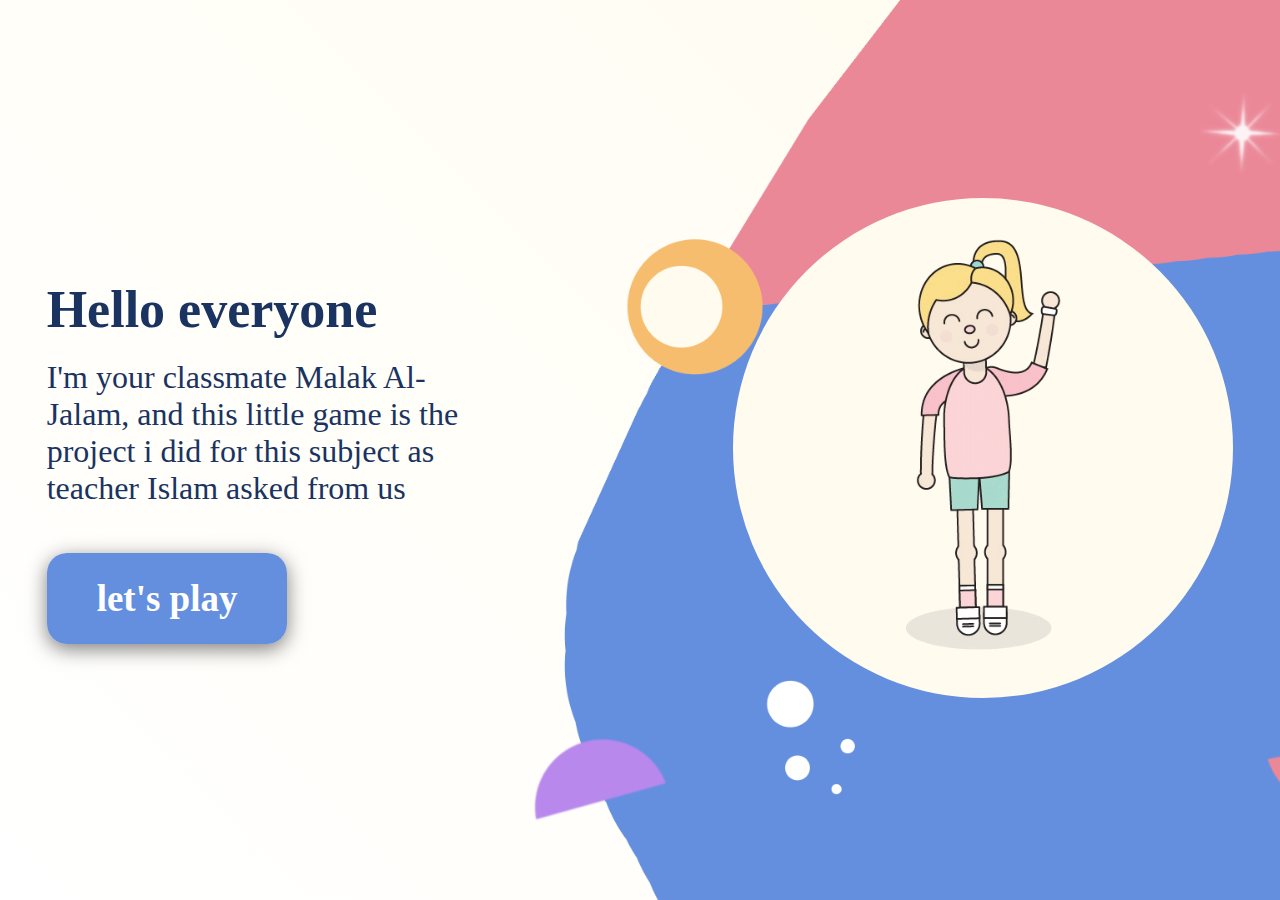
<file: index.html>
<!DOCTYPE html>
<html lang="en">
  <head>
    <meta charset="UTF-8" />
    <meta name="viewport" content="width=device-width, initial-scale=1.0" />
    <title>Malak Project</title>

    <link rel="stylesheet" href="style.css" />
  </head>
  <body>
    <div class="page1">
      <di class="page1-container">
        <div class="page1-text">
          <h1>Hello everyone</h1>
          <p>
            I'm your classmate Malak Al-Jalam, and this little game is the
            project i did for this subject as teacher Islam asked from us
          </p>
          <div class="div-link">
            <a href="./wheel.html" class="go">let's play</a>
          </div>
        </div>
        <div class="gif-bg">
          <img src="./Assets/waving.gif" width="500" height="500" />
        </div>
      </di>
    </div>
  </body>
</html>
</file>
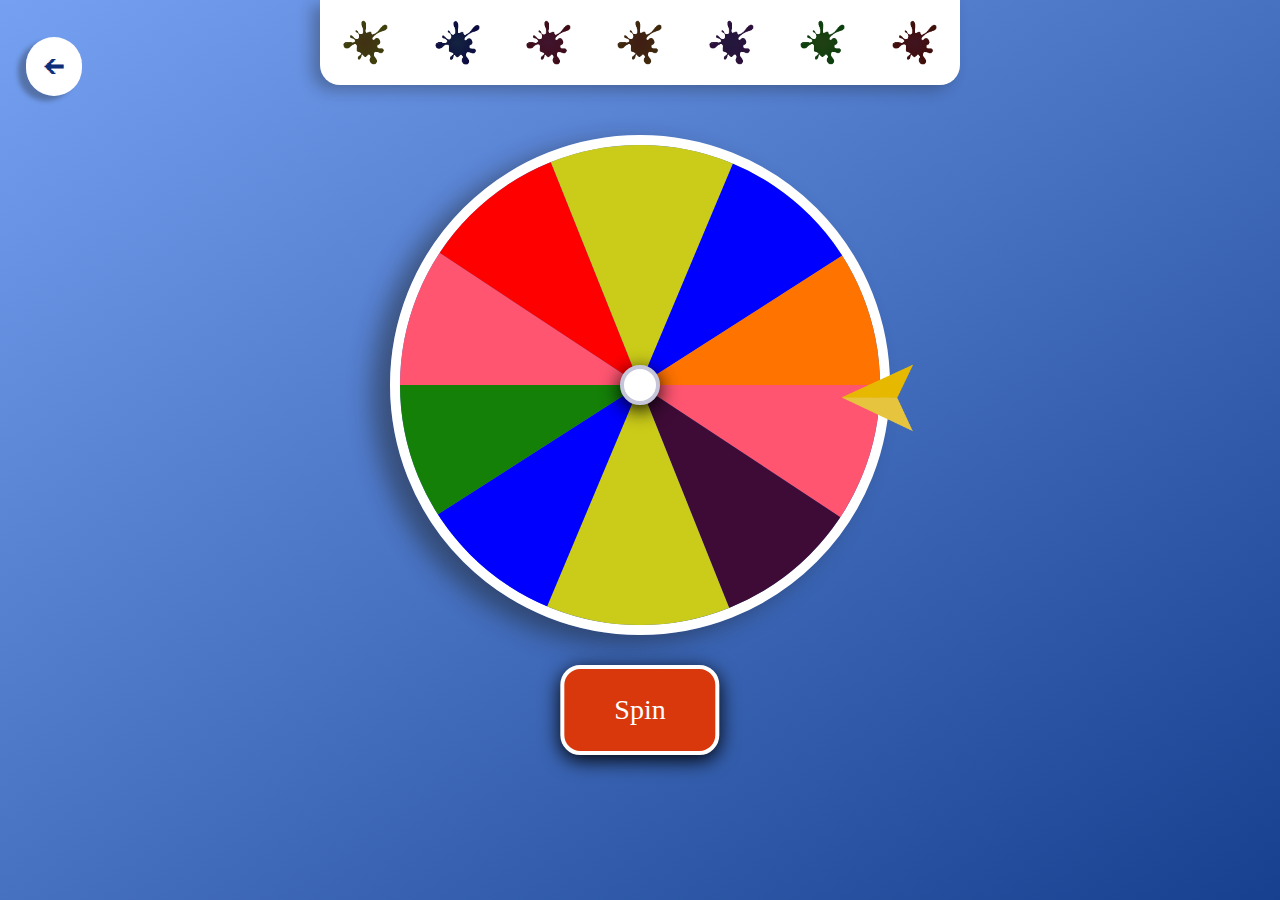
<file: wheel.html>
<!DOCTYPE html>
<html lang="en">
  <head>
    <meta charset="UTF-8" />
    <meta name="viewport" content="width=device-width, initial-scale=1.0" />
    <title>Malak Project</title>
    <audio src="./Assets/yay.wav" id="yay"></audio>
    <audio src="./Assets/wheelst.mp3" id="wheelst"></audio>
    <link rel="stylesheet" href="wheel.css" />
  </head>

  <body>
    <div class="modal-container" id="modal-container">
      <div class="modal">
        <img src="./Assets/celeb.png" class="celeb-img" id="celeb-img"/>
        <img src="./Assets/wrong.png" class="wrong-img" id="wrong-img"/>
        <div class="modal-close-cont">
          <button class="modal-close" id="close">×</button>
        </div>
        <div class="modal-inner-flex">
          <div class="modal-heading">
            <p class="color" id="color">color</p>
          </div>
          <div class="modal-question">
            <p id="question">
              Lorem ipsum dolor sit amet consectetur adipisicing elit. At itaque
              maiores quas blanditiis?
            </p>
          </div>
          <div class="modal-buttons">
            <button class="modal-false" id="falsebtn">False</button>
            <button class="modal-true" id="truebtn">True</button>
          </div>
        </div>
      </div>
    </div>
    
    <div class="modal-container-yay" id="modal-container-yay">
      <div class="modal-yay">
        <div class="modal-close-cont-yay">
          <button class="modal-close-yay" id="close2">×</button>
        </div>
        <div class="modal-inner-flex-yay">
          <div class="modal-heading-yay">
            <p>Yayyyyy!</p>
          </div>
          <div class="modal-message">
            <p id="message">
              Congrdulations! you have answered all the questions 👏
            </p>
          </div>
          <div class="trophy">
            <img src="./Assets/trophy.png" alt="trophy" width="250"/>
          </div>
        </div>
      </div>
    </div>

    <div class="page2">
      <p class="welcome-message">Let's begin</p>
      <div class="all">
        <div class="all-child-1">
          <a href="./index.html" class="back-bottom">🡨</a>
        </div>
        <div class="all-child-2">
          <img src="./Assets/yellow.png" alt="Yellow" id="yellow"/>
          <img src="./Assets/blue.png" alt="Blue" id="blue"/>
          <img src="./Assets/pink.png" alt="Pink" id="pink"/>
          <img src="./Assets/orange.png" alt="Orange" id="orange"/>
          <img src="./Assets/purple.png" alt="Purple" id="purple"/>
          <img src="./Assets/green.png" alt="Green" id="green"/>
          <img src="./Assets/red.png" alt="Red" id="red"/>
        </div>
        <div class="all-child-3 text-and-wheel">
          <div class="wheel-text">
            <!-- <p>Spin the wheel to get a question</p> -->
            <!-- <svg width="260" height="130">
                <path id="curve" d="M 0 120 c 0 120, 130 0, 260 120"></path>
                <text class="text" text-anchor="middle">
                    <textPath class="text__path" href="#curved" startOffset="50%">
                        curved text
                    </textPath>

                </text>
            </svg> -->
            <!-- <img src="./Assets/wheeltext.png" /> -->
          </div>
          <div class="mainbox" id="mainbox">
            <div class="box" id="box">
              <div class="box1">
                <span class="font span1"><h5></h5></span>
                <!-- 7 -->
                <span class="font span2"><h5></h5></span>
                <!-- 1 -->
                <span class="font span3"><h5></h5></span>
                <!-- 2 -->
                <span class="font span4"><h5></h5></span>
                <!-- 4 -->
                <span class="font span5"><h5></h5></span>
              </div>
              <div class="box2">
                <!-- 3 -->
                <span class="font span1"><h5></h5></span>
                <!-- 5 -->
                <span class="font span2"><h5></h5></span>
                <span class="font span3"><h5></h5></span>
                <span class="font span4"><h5></h5></span>
                <!-- 6 -->
                <span class="font span5"><h5></h5></span>
              </div>
            </div>
            <p class="inner-circle"></p>
            <button class="spin" onclick="spin()" id="spinbtn">Spin</button>
          </div>
        </div>
      </div>
    </div>

    <script src="./script.js"></script>
  </body>
</html>
</file>
<file: style.css>
*{
    padding: 0;
    margin: 0;
    outline: none;
    box-sizing: border-box;
}

.page1{
    scroll-snap-align: center;
    width: 100%;
    height: 100vh;
    font-family: sans-serif;
    display: flex;
    flex-direction: column;
    justify-content: center;
    align-items: center;
    gap: 30px;
    background: url('./Assets/backgroungd.png'), linear-gradient(45deg,  #ffffff,  #fffcef);
    background-repeat: no-repeat;
    background-position: center;
    background-size: cover;
    overflow: hidden;
    font-family: cursive;
}

.gif-bg img{
    border-radius: 5000px;
    object-fit: cover;
}


.page1-container{
    display: flex;
    flex-direction: row;
    align-items: center;
    justify-content: space-evenly;
}

.page1-text{
    width: 50%;
    display: flex;
    flex-direction: column;
    gap: 20px;
}

.page1-text h1{
  color: #1a3361;
  font-size: 52px;
}

.page1-text p{
    width: 70%;
  color: #1a3361;
  font-size: 32px;
}


.div-link{
    margin-top: 50px;
}
.go {
    border-radius: 20px;
    background-color: #648fdf;
    color: white;
    box-shadow: 0 5px 20px rgba(0, 0, 0, 0.515);
    font-size: 37px;
    padding: 25px 50px;
    cursor: pointer;
    font-weight: 900;
    text-decoration: none;
    color: rgb(13, 45, 120);
}

.go:link,
.go:visited {
    background-color: #648fdf;
    color: white;
    font-weight: 900;
}

.go:hover,
.go:active {
    color: white;
    font-weight: 900;
    background-color: #e6677c;
}
</file>
<file: wheel.css>
*{
    padding: 0;
    margin: 0;
    outline: none;
    box-sizing: border-box;
}

.page2{
    width: 100%;
    height: 100vh;
    font-size: 22px;
    display: flex;
    flex-direction: column;
    justify-content: center;
    align-items: center;
    /* background-color: rgb(109, 99, 37); */
    background: linear-gradient(145deg, rgb(118, 161, 242), rgb(23, 65, 143));
    color: black;
    overflow: hidden;
    /* font-family: cursive; */
}

.modal-container{
    background-color: rgba(0, 0, 0, 0.619);
    position: fixed;
    display: flex;
    align-items: center;
    justify-content: center;
    top: 0;
    left: 0;
    height: 100vh;
    width: 100vw;
    z-index: 10;
    opacity: 0;
    pointer-events: none;
    font-size: 25px;
    transition: opacity 0.3s ease;
}

.modal-container.show{
    opacity: 1;
    pointer-events: auto;
}

.modal{
    background-color: white;
    border-radius: 10px;
    box-shadow: -8px 5px 5px rgba(27, 27, 27, 0.325);
    padding: 50px;
    text-align: center;
    position: relative;
    width: 60%;
}

.celeb-img{
    opacity: 0;
    pointer-events: none;
    position: absolute;
    width: 0;
}

@keyframes rightAnswer{
    0%{
        opacity: 1;
        width: 800px;
        top: -60%;
        left: 5%;
    }
    15%{
        opacity: 1;
        width: 850px;
        top: -65%;
        left: 3%;

    }
    100%{
        opacity: 0;
        width: 800px;
        top: -20%;
        left: 5%;
    }
}

.wrong-img{
    opacity: 0;
    pointer-events: none;
    position: absolute;
    width: 0;
}

@keyframes wrongAnswer{
    0%{
        opacity: 1;
        width: 800px;
        top: -40%;
        left: 5%;
    }
    100%{
        opacity: 0;
        width: 800px;
        top: -10%;
        left: 5%;
    }
}


.modal-close-cont{
    text-align: left;
    width: 100%;
    /* background-color: aqua; */
    position: absolute;
    top: 3%;
    left: 2.5%;
}

.modal-close{
    border: none;
    background-color: transparent;
    font-size: 35px;
    color: rgb(59, 59, 59);
}

.modal-close:hover{
    cursor: pointer;
    color: rgb(120, 120, 120);
}

.modal-inner-flex{
    display: flex;
    flex-direction: column;
    justify-content: center;
    /* align-items: center; */
    gap: 150px;
}

.modal-heading{
    font-size: 40px;
}

#question{
    direction: rtl;
}

.modal-buttons{
    display: flex;
    justify-content: space-around;
}

.modal-true{
    font-family: cursive;
    border: none;
    background-color: green;
    font-size: 28px;
    color: rgb(255, 255, 255);
    border-radius: 10px;
    padding: 15px 30px;
}

.modal-true:hover{
    cursor: pointer;
    background-color: rgb(34, 164, 34);
}

.modal-false{
    font-family: cursive;
    border: none;
    background-color: red;
    font-size: 28px;
    color: rgb(255, 255, 255);
    border-radius: 10px;
    padding: 15px 30px;
}

.modal-false:hover{
    cursor: pointer;
    background-color: rgb(255, 54, 54);
}

.modal-container-yay{
    background-color: rgba(0, 0, 0, 0.619);
    position: fixed;
    display: flex;
    align-items: center;
    justify-content: center;
    top: 0;
    left: 0;
    height: 100vh;
    width: 100vw;
    z-index: 10;
    opacity: 0;
    pointer-events: none;
    font-size: 25px;
    transition: opacity 0.3s ease;
}

.modal-container-yay.show{
    opacity: 1;
    pointer-events: auto;
}

.modal-yay{
    background-color: white;
    border-radius: 10px;
    box-shadow: -8px 5px 5px rgba(27, 27, 27, 0.325);
    padding: 50px;
    text-align: center;
    position: relative;
    width: 60%;
}

.modal-close-cont-yay{
    text-align: left;
    width: 100%;
    /* background-color: aqua; */
    position: absolute;
    top: 3%;
    left: 2.5%;
}

.modal-close-yay{
    border: none;
    background-color: transparent;
    font-size: 35px;
    color: rgb(59, 59, 59);
}

.modal-close-yay:hover{
    cursor: pointer;
    color: rgb(120, 120, 120);
}

.modal-inner-flex-yay{
    display: flex;
    flex-direction: column;
    justify-content: center;
    /* align-items: center; */
    gap: 30px;
}

.modal-heading-yay{
    font-size: 40px;
    color: rgb(236, 165, 0);
    font-family: cursive;
}

.message{
    font-family: cursive;
}

.trophy img{
    transform: rotate(15deg);
    margin-top: 30px;
}

.welcome-message{
    position: absolute;
    z-index: 4;
    opacity: 0;
    top: 50%;
    left: 50%;
    transform: translate(-50%, -50%);
    animation: letsbegin 1.3s ease;
    transition: all ease-in-out 5s;
    color: white;
}

.all{
    width: 100%;
    height: 100%;
    position: relative; 
    /* background-color: rgba(137, 43, 226, 0.511); */
    animation: moveInBottom 1s ease-out ;
    display: flex;
    flex-direction: column;
    justify-content: center;
    align-items: center;
}

@keyframes moveInBottom{
    0%{
        opacity: 0;
    }
    100%{
        opacity: 1;
    }
}

.all-child-1{
    width: 100%;
    /* background-color: aqua; */
    position: absolute;
    top: 6%;
    left: 2%;
}

.back-bottom {
    background-color: rgb(255, 255, 255);
    /* background-image: url('./img/backbutton.png'); */
    /* background-repeat: no-repeat;
    background-position: center;
    background-size: cover; */
    /* font-size: 20px; */
    box-shadow: -8px 5px 5px rgba(27, 27, 27, 0.325);
    text-decoration: none;
    color: black;
    width: 150px;
    height: 150px;
    padding: 17px;
    border-radius: 150px;
    /* position: relative;
    top: 45px;
    right: 700px; */
    /* border: 3px solid black; */
}

.back-bottom:link,
.back-bottom:visited {
    background-color: rgb(255, 255, 255);
    color: rgb(13, 45, 120);
}

.back-bottom:hover,
.back-bottom:active {
    background-color: rgb(207, 207, 207);
    /* padding: 25px; */
    /* top: 40px; */
    /* color: rgb(255, 255, 255); */
}

.all-child-2{
    width: 50%;
    background-color: rgb(255, 255, 255);
    position: absolute;
    box-shadow: -8px 5px 15px rgba(27, 27, 27, 0.325);
    top: 0%;
    left: 25%;
    border-radius: 0 0 20px 20px;
    padding: 20px 0;
    display: flex;
    justify-content: space-around;
    align-items: center;
    /* border-right: 3px solid black;
    border-bottom: 3px solid black;
    border-left: 3px solid black; */
}

.color{
    font-weight: 700;
    font-family: cursive;
}

.color.red{
    color: red;
}

.color.green{
    color: green;
}

.color.purple{
    color: purple;
}

.color.orange{
    color: rgb(240, 156, 0);
}

.color.pink{
    color: rgb(217, 70, 95);
}

.color.blue{
    color: rgb(0, 110, 255);
}

.color.yellow{
    color: rgb(236, 193, 19);
}

.all-child-2 img{
    width: 45px;
    filter: brightness(25%);
}

.all-child-3{
    width: 100%;
    /* background-color: rgb(32, 94, 94); */
    position: absolute;
    top: 15%;
    left: 0%;
}

.text-and-wheel{
    display: flex;
    flex-direction: column;
    justify-content: center;
    align-items: center;
    /* gap: 20px; */
}

/* .wheel-text{
     z-index: 6;
    color: white;
    font-size: 35px; 
} */

.mainbox{
    position: relative;
    width: 500px;
    height: 500px;
    /* margin-top: -20px; */
    /* top: -56; */
}

.mainbox::after{
    position: absolute;
    content: "";
    width: 100%;
    height: 100%;
    background: url('./Assets/arrow.png') no-repeat;
    background-size: 15%;
    filter: brightness(90%);
    left: 90%;
    top: 45%;
}

.box{
    width: 100%;
    height: 100%;
    position: relative;
    border-radius: 50%;
    border: 10px solid white;
    overflow: hidden;
    /* transition: all ease-in-out 5s;
    transform: rotate(90deg); */
    box-shadow: -18px 9px 25px rgba(27, 27, 27, 0.456);
}

@keyframes letsbegin{
    0%{

    }
    25%{
    opacity: 1;
    position: absolute;
    top: 50%;
    left: 50%;
    transform: translate(-50%, -50%);
    /* transform: scale(1.1); */
    
}
50%{
    position: absolute;
    top: 50%;
    left: 50%;
    transform: translate(-50%, -50%) scale(14);    
    
}
100%{
    position: absolute;
    opacity: 0;
    display: none;
    top: 50%;
    left: 50%;
    transform: translate(-50%, -50%);
}
}

span{
    width: 100%;
    height: 100%;
    display: inline-block;
    position: absolute;
}

.span1{
    clip-path: polygon(0 17%, 0 50%, 50% 50%);
    background-color: rgb(255, 85, 113);
}
.span2{
    clip-path: polygon(0 17%, 30% 0, 50% 50%);
    background-color: red
}
.span3{
    clip-path: polygon(30% 0, 71% 0%, 50% 50%);
    background-color: rgb(203, 203, 25);
}
.span4{
    clip-path: polygon(71% 0, 100% 18%, 50% 50%);
    background-color: blue;
}
.span5{
    clip-path: polygon(100% 18%, 100% 50%, 50% 50%);
    background-color: rgb(255, 115, 0);
}
.box2 .span3{
    background-color: rgb(203, 203, 25);
}

.box2{
    width: 100%;
    height: 100%;
    transform: rotate(180deg);
}

.box2 .span1{
    background-color: rgb(255, 85, 113);
}

.box2 .span2{
    background-color: rgb(62, 11, 54);
}

.box2 .span5{
    background-color: rgb(20, 128, 8);
}

.font{
    color: white;
    font-size: 20px;
}

.box1 .span1 h5{
    position: absolute;
    top: 40%;
    right: 77%;
    transform: rotate(200deg);
    text-align: center;
}

.box1 .span2 h5{
    position: absolute;
    top: 28%;
    right: 65%;
    transform: rotate(-130deg);
    text-align: center;
}

.box1 .span3 h5{
    position: absolute;
    top: 20%;
    right: 48%;
    transform: rotate(-90deg);
    text-align: center;
}

.box1 .span4 h5{
    position: absolute;
    top: 25%;
    right: 28%;
    transform: rotate(-45deg);
    text-align: center;
}

.box1 .span5 h5{
    position: absolute;
    top: 40%;
    right: 20%;
    transform: rotate(-15deg);
    text-align: center;
}

.box2 .span1 h5{
    position: absolute;
    top: 40%;
    right: 77%;
    transform: rotate(200deg);
    text-align: center;
}

.box2 .span2 h5{
    position: absolute;
    top: 41%;
    right: 55%;
    transform: rotate(-130deg);
    text-align: center;
}

.box2 .span3 h5{
    position: absolute;
    top: 22%;
    right: 48%;
    transform: rotate(270deg);
    text-align: center;
}

.box2 .span4 h5{
    position: absolute;
    top: 25%;
    right: 31%;
    transform: rotate(-130deg);
    text-align: center;
}

.box2 .span5 h5{
    position: absolute;
    top: 38%;
    right: 20%;
    transform: rotate(-20deg);
    text-align: center;
}

.inner-circle{
    position: absolute;
    top: 50%;
    left: 50%;
    transform: translate(-50%, -50%);
    width: 40px;
    height: 40px;
    border-radius: 50%;
    border: 4px solid rgb(198, 198, 218);
    background-color: rgb(255, 255, 255);
    color: white;
    box-shadow: 0 5px 20px black;
    font-size: 22px;
    cursor: pointer;
    z-index: 7;
}

.spin{
    font-family: cursive;
    position: absolute;
    transform: translate(-50%, -50%);
    top: 115%;
    left: 50%;
    border-radius: 20px;
    border: 4px solid white;
    background-color: rgb(216, 56, 12);
    color: white;
    box-shadow: 0 5px 20px black;
    font-size: 28px;
    padding: 25px 50px;
    cursor: pointer;
    z-index: 7;
}

.spin:hover{
    background-color: rgb(234, 79, 36);
}

.spin:active{
    padding: 20px 40px;
    font-size: 23px;
}

.mainbox.animate::after{
    animation: animateArrow 0.7s ease infinite;
}

@keyframes animateArrow{
    50%{
        right: -50px;
    }
}
</file>
